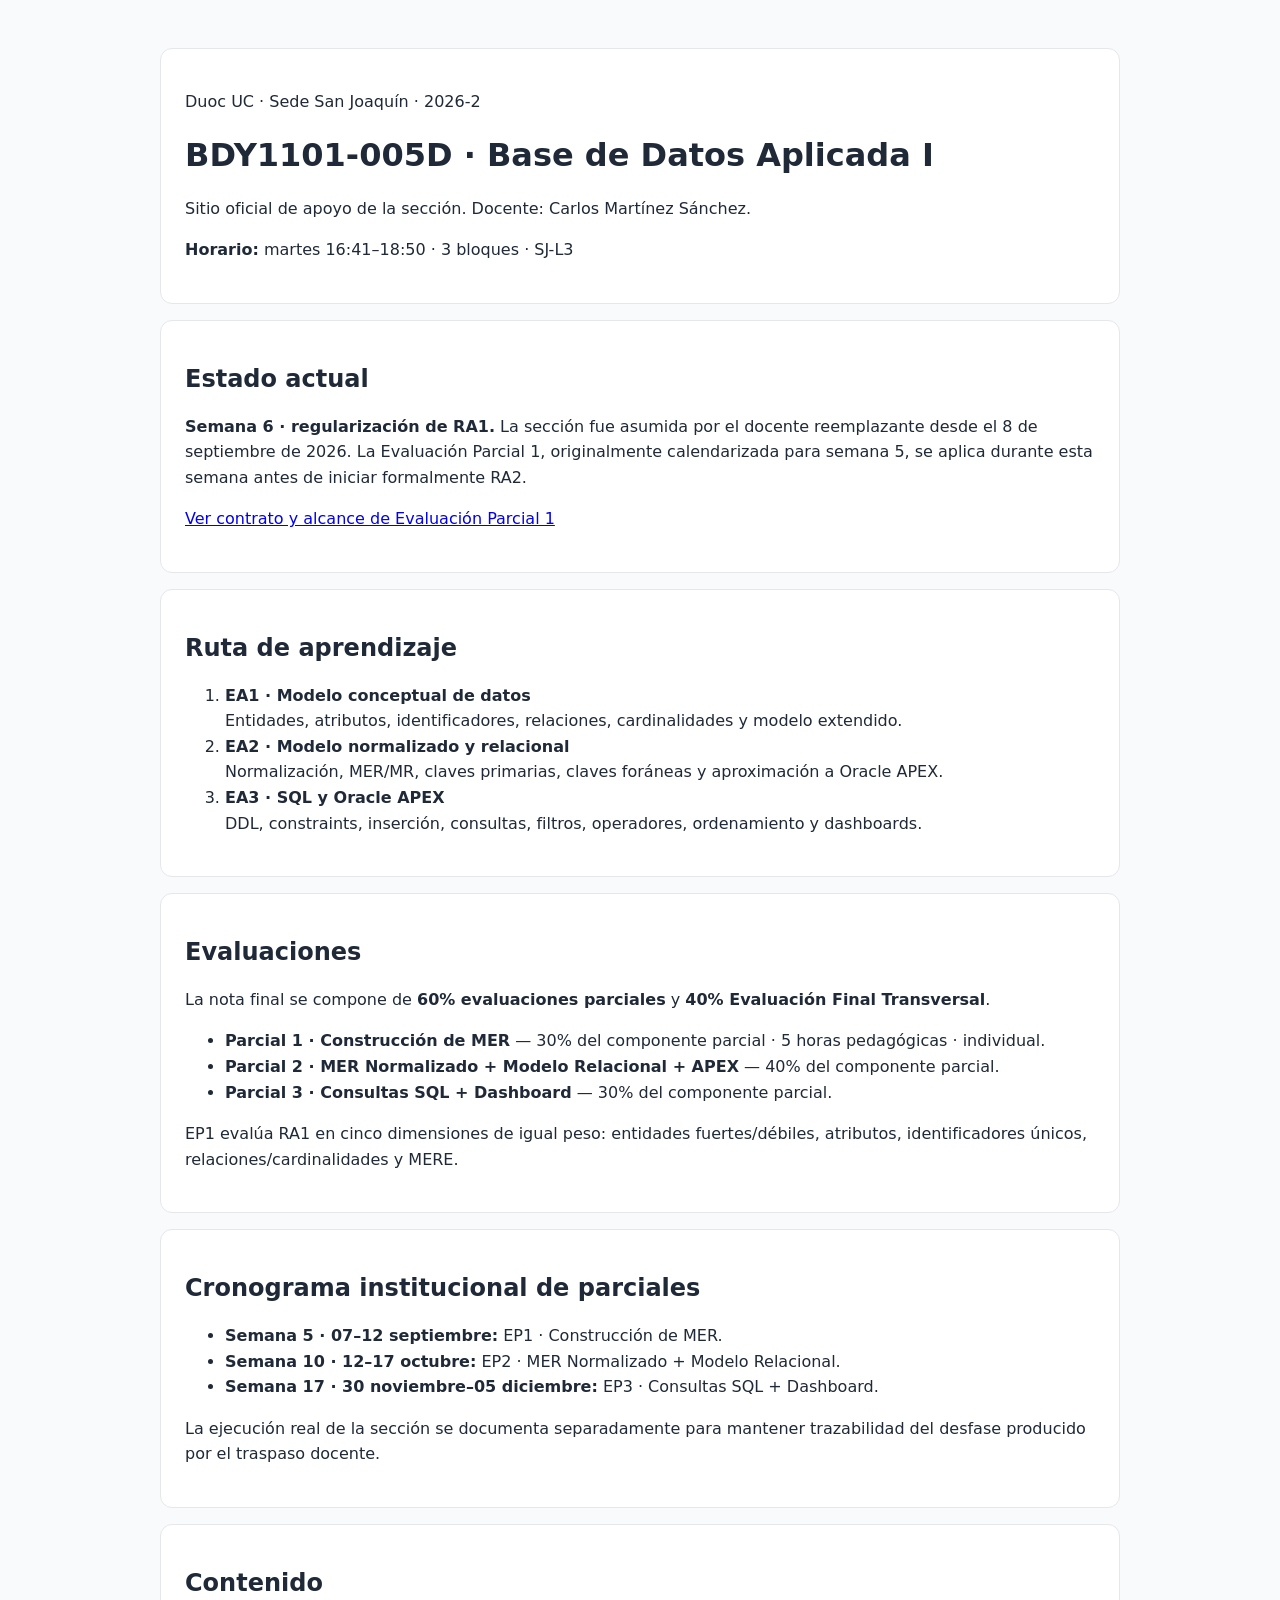
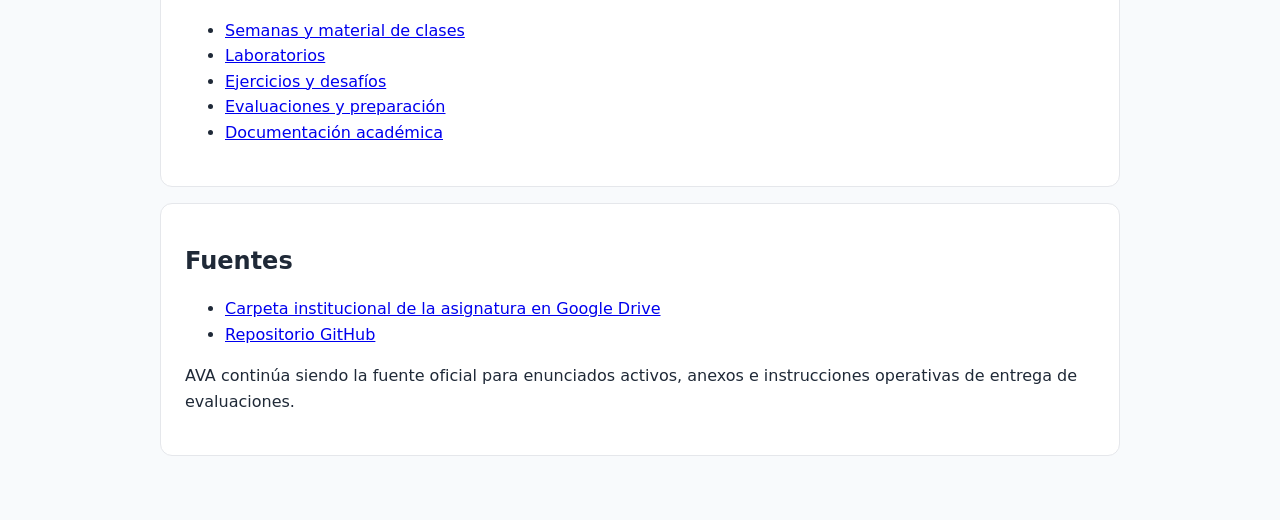
<file: index.html>
<!doctype html>
<html lang="es">
<head>
  <meta charset="utf-8">
  <meta name="viewport" content="width=device-width, initial-scale=1">
  <title>BDY1101-005D · Base de Datos Aplicada I</title>
  <link rel="stylesheet" href="styles.css">
</head>
<body>
  <main>
    <header>
      <p>Duoc UC · Sede San Joaquín · 2026-2</p>
      <h1>BDY1101-005D · Base de Datos Aplicada I</h1>
      <p>Sitio oficial de apoyo de la sección. Docente: Carlos Martínez Sánchez.</p>
      <p><strong>Horario:</strong> martes 16:41–18:50 · 3 bloques · SJ-L3</p>
    </header>

    <section>
      <h2>Estado actual</h2>
      <p><strong>Semana 6 · regularización de RA1.</strong> La sección fue asumida por el docente reemplazante desde el 8 de septiembre de 2026. La Evaluación Parcial 1, originalmente calendarizada para semana 5, se aplica durante esta semana antes de iniciar formalmente RA2.</p>
      <p><a href="https://github.com/cmartinezs/BDY1101-005D-BASE-DE-DATOS-APLICADA-I-2026-2/blob/master/evaluaciones/parcial-1/README.md">Ver contrato y alcance de Evaluación Parcial 1</a></p>
    </section>

    <section>
      <h2>Ruta de aprendizaje</h2>
      <ol>
        <li><strong>EA1 · Modelo conceptual de datos</strong><br>Entidades, atributos, identificadores, relaciones, cardinalidades y modelo extendido.</li>
        <li><strong>EA2 · Modelo normalizado y relacional</strong><br>Normalización, MER/MR, claves primarias, claves foráneas y aproximación a Oracle APEX.</li>
        <li><strong>EA3 · SQL y Oracle APEX</strong><br>DDL, constraints, inserción, consultas, filtros, operadores, ordenamiento y dashboards.</li>
      </ol>
    </section>

    <section>
      <h2>Evaluaciones</h2>
      <p>La nota final se compone de <strong>60% evaluaciones parciales</strong> y <strong>40% Evaluación Final Transversal</strong>.</p>
      <ul>
        <li><strong>Parcial 1 · Construcción de MER</strong> — 30% del componente parcial · 5 horas pedagógicas · individual.</li>
        <li><strong>Parcial 2 · MER Normalizado + Modelo Relacional + APEX</strong> — 40% del componente parcial.</li>
        <li><strong>Parcial 3 · Consultas SQL + Dashboard</strong> — 30% del componente parcial.</li>
      </ul>
      <p>EP1 evalúa RA1 en cinco dimensiones de igual peso: entidades fuertes/débiles, atributos, identificadores únicos, relaciones/cardinalidades y MERE.</p>
    </section>

    <section>
      <h2>Cronograma institucional de parciales</h2>
      <ul>
        <li><strong>Semana 5 · 07–12 septiembre:</strong> EP1 · Construcción de MER.</li>
        <li><strong>Semana 10 · 12–17 octubre:</strong> EP2 · MER Normalizado + Modelo Relacional.</li>
        <li><strong>Semana 17 · 30 noviembre–05 diciembre:</strong> EP3 · Consultas SQL + Dashboard.</li>
      </ul>
      <p>La ejecución real de la sección se documenta separadamente para mantener trazabilidad del desfase producido por el traspaso docente.</p>
    </section>

    <section>
      <h2>Contenido</h2>
      <ul>
        <li><a href="https://github.com/cmartinezs/BDY1101-005D-BASE-DE-DATOS-APLICADA-I-2026-2/tree/master/semanas">Semanas y material de clases</a></li>
        <li><a href="https://github.com/cmartinezs/BDY1101-005D-BASE-DE-DATOS-APLICADA-I-2026-2/tree/master/labs">Laboratorios</a></li>
        <li><a href="https://github.com/cmartinezs/BDY1101-005D-BASE-DE-DATOS-APLICADA-I-2026-2/tree/master/ejercicios">Ejercicios y desafíos</a></li>
        <li><a href="https://github.com/cmartinezs/BDY1101-005D-BASE-DE-DATOS-APLICADA-I-2026-2/tree/master/evaluaciones">Evaluaciones y preparación</a></li>
        <li><a href="https://github.com/cmartinezs/BDY1101-005D-BASE-DE-DATOS-APLICADA-I-2026-2/tree/master/docs">Documentación académica</a></li>
      </ul>
    </section>

    <section>
      <h2>Fuentes</h2>
      <ul>
        <li><a href="https://drive.google.com/drive/folders/1GdyNuuQGKXWfE2VsyJhq5UGUFoaWPb4M">Carpeta institucional de la asignatura en Google Drive</a></li>
        <li><a href="https://github.com/cmartinezs/BDY1101-005D-BASE-DE-DATOS-APLICADA-I-2026-2">Repositorio GitHub</a></li>
      </ul>
      <p>AVA continúa siendo la fuente oficial para enunciados activos, anexos e instrucciones operativas de entrega de evaluaciones.</p>
    </section>
  </main>
</body>
</html>
</file>
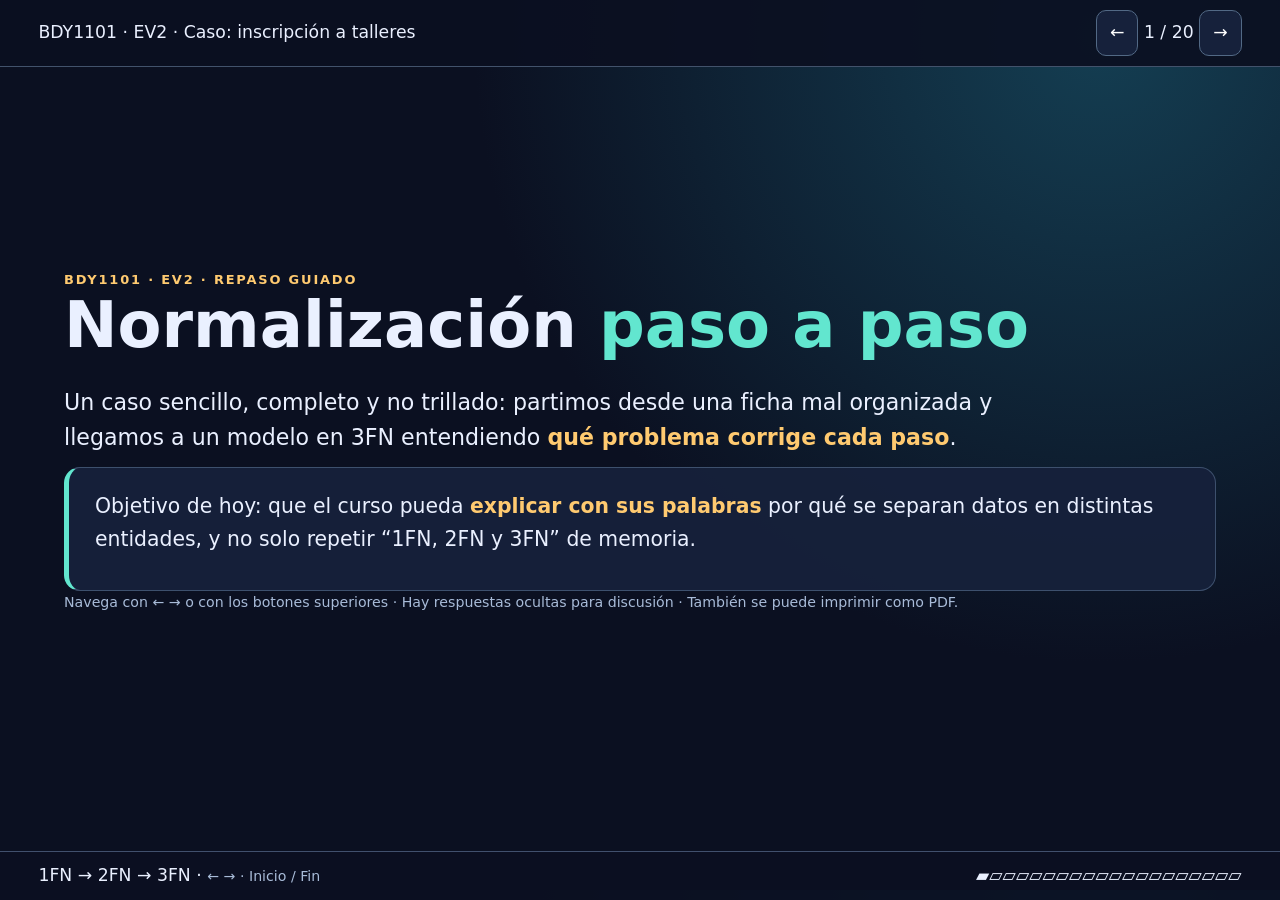
<file: recursos/normalizacion-centro-cultural/normalizacion_slides_EV2.html>
<!doctype html>
<html lang="es">
<head>
<meta charset="utf-8">
<meta name="viewport" content="width=device-width,initial-scale=1">
<title>BDY1101 · EV2 · Normalización con talleres</title>
<style>
:root{
  color-scheme:dark;
  --bg:#0b1021;--panel:#16213b;--panel2:#101b31;--cyan:#62e6cf;--yellow:#ffca70;--text:#eaf0ff;--muted:#a8bbd8;--line:#42526b;
}
*{box-sizing:border-box}
body{margin:0;font:clamp(17px,1.35vw,23px)/1.6 system-ui,Segoe UI,sans-serif;background:radial-gradient(circle at 86% 4%,#143e52,var(--bg) 45%);color:var(--text)}
header{position:fixed;z-index:5;left:0;right:0;top:0;padding:10px 3vw;display:flex;justify-content:space-between;align-items:center;background:#0b1021eb;border-bottom:1px solid var(--line)}
button{font:inherit;cursor:pointer;background:var(--panel);border:1px solid #526985;color:white;padding:8px 13px;border-radius:10px}
button:hover,button:focus{border-color:var(--cyan)}
main{padding:85px 5vw 80px;max-width:1320px;margin:auto}
.slide{display:none;min-height:calc(100vh - 175px);align-content:center}
.slide.active{display:block}
h1{font-size:clamp(42px,5vw,75px);line-height:1.1;margin:0 0 24px}
h2{font-size:clamp(33px,3.5vw,54px);line-height:1.15;margin:0 0 18px;color:var(--cyan)}
h3{font-size:1.25em;color:var(--yellow);margin-top:0}
p{margin:0 0 12px}
ul{margin:0 0 0 1.1em;padding:0}
li{margin-bottom:8px}
.lede{font-size:1.28em;max-width:940px}
.tag{color:var(--yellow);font-weight:800;letter-spacing:.14em;text-transform:uppercase;font-size:.75em}
.grid{display:grid;grid-template-columns:1fr 1fr;gap:24px}
.grid.after-table,.stack.after-table{margin-top:28px}
.stack{display:flex;gap:18px;flex-wrap:wrap}
.stack .panel{flex:1;min-width:250px}
.panel{background:#16213bea;padding:22px 26px;border:1px solid #3d506d;border-radius:16px}
.warn{border-left:5px solid #ef8d82}
.good{border-left:5px solid var(--cyan)}
.info{border-left:5px solid var(--yellow)}
.big{font-size:1.18em}
.big2{font-size:1.28em}
table{border-collapse:collapse;width:100%;font-size:.84em;background:#101b31;margin:18px 0 0}
th,td{padding:11px 13px;border:1px solid #455671;text-align:left;vertical-align:top}
th{background:#24385c}
code{background:#293b56;padding:2px 5px;border-radius:5px;color:#e4ffc2}
.small{font-size:.82em;color:var(--muted)}
.foot{position:fixed;bottom:0;left:0;right:0;padding:10px 3vw;background:#0b1021e8;display:flex;justify-content:space-between;align-items:center;border-top:1px solid #41506d}
strong{color:var(--yellow)}
.answer{display:none;margin-top:14px;padding:14px 16px;background:#14443f;border-radius:10px}.answer.show{display:block}
.sample{font-family:ui-monospace,Consolas,monospace;font-size:.88em}
kbd{padding:2px 7px;border:1px solid #78839a;border-radius:5px}
.caseid{display:inline-block;border:1px solid #65e6cf;border-radius:999px;padding:4px 13px;color:#65e6cf;font-size:.7em;font-weight:800;letter-spacing:.08em}
.compact td,.compact th{padding:8px 10px}
.accent{color:var(--cyan)}
.diagram{font-size:1.06em;line-height:2}
.hint{border-left:4px solid var(--yellow);padding-left:18px;margin-top:16px}
.scrollx{overflow-x:auto}
.keybox{background:#10192d;border:1px dashed #577396;padding:12px 14px;border-radius:10px;margin-top:10px}
.twocol{columns:2;column-gap:32px}
@media(max-width:900px){.grid{grid-template-columns:1fr}.twocol{columns:1}.slide{min-height:74vh}}
@media(max-width:700px){h1{font-size:2.15em}h2{font-size:1.8em}main{padding-left:4vw;padding-right:4vw}table{font-size:.69em}th,td{padding:7px}.stack{gap:12px}}
@media print{header,.foot,button{display:none}.slide{display:block;page-break-after:always;min-height:auto;padding:1cm 0}body{background:white;color:#102030}.panel,table{color:#102030;background:white}h2{color:#007465}.answer{display:block}}
</style>
</head>
<body>
<header><div>BDY1101 · EV2 · Caso: inscripción a talleres</div><div><button id="prev" aria-label="Diapositiva anterior">←</button> <span id="progress">1 / 20</span> <button id="next" aria-label="Siguiente diapositiva">→</button></div></header>
<main>

<section class="slide">
  <div class="tag">BDY1101 · EV2 · Repaso guiado</div>
  <h1>Normalización <span class="accent">paso a paso</span></h1>
  <p class="lede">Un caso sencillo, completo y no trillado: partimos desde una ficha mal organizada y llegamos a un modelo en 3FN entendiendo <strong>qué problema corrige cada paso</strong>.</p>
  <div class="panel good">
    <p class="big">Objetivo de hoy: que el curso pueda <strong>explicar con sus palabras</strong> por qué se separan datos en distintas entidades, y no solo repetir “1FN, 2FN y 3FN” de memoria.</p>
  </div>
  <p class="small">Navega con ← → o con los botones superiores · Hay respuestas ocultas para discusión · También se puede imprimir como PDF.</p>
</section>

<section class="slide">
  <div class="caseid">CASO CONDUCTOR</div>
  <h2>Centro cultural “La Estación”</h2>
  <p class="lede">El centro cultural registra estudiantes que se inscriben en talleres. Cada taller se imparte en una sala determinada y las inscripciones se toman usando una ficha bastante artesanal.</p>
  <div class="grid after-table">
    <div class="panel">
      <h3>Reglas del negocio para este ejemplo</h3>
      <ul>
        <li>Cada estudiante posee un identificador único.</li>
        <li>Cada taller tiene un código único y un nombre.</li>
        <li>Cada sala tiene un código único y un nombre.</li>
        <li>Cada taller se realiza en una sala asignada.</li>
        <li>Para simplificar el ejemplo, una persona se inscribe una sola vez por taller.</li>
      </ul>
    </div>
    <div class="panel info">
      <h3>¿Por qué este caso sirve?</h3>
      <p>Porque permite mostrar las tres ideas principales de la normalización:</p>
      <ul>
        <li><strong>1FN:</strong> eliminar grupos repetitivos.</li>
        <li><strong>2FN:</strong> quitar atributos que dependen solo de parte de una clave compuesta.</li>
        <li><strong>3FN:</strong> separar atributos que dependen de otro atributo y no directamente de la clave principal.</li>
      </ul>
    </div>
  </div>
</section>

<section class="slide">
  <h2>0 · Así llega la ficha</h2>
  <p class="big">Partimos desde una <strong>vista de usuario</strong>, no desde tablas perfectas. Ese es el punto de partida real del modelamiento.</p>
  <div class="scrollx">
    <table>
      <tr><th>ID estudiante</th><th>Nombre</th><th>Talleres inscritos</th><th>Salas de esos talleres</th></tr>
      <tr><td>E01</td><td>Ana Rojas</td><td>T10 Dibujo; T20 Guitarra</td><td>S1 Arte; S2 Música</td></tr>
      <tr><td>E02</td><td>Leo Soto</td><td>T10 Dibujo</td><td>S1 Arte</td></tr>
    </table>
  </div>
  <div class="grid after-table">
    <div class="panel warn">
      <h3>¿Qué falla aquí?</h3>
      <p>No tenemos un valor simple por columna. En una sola celda aparecen <strong>varios talleres</strong> y en otra celda aparecen <strong>varias salas</strong>.</p>
      <p>Además, esas dos listas deben mantenerse sincronizadas. Si una lista se actualiza y la otra no, el dato queda inconsistente.</p>
    </div>
    <div class="panel info">
      <h3>Problemas concretos que genera</h3>
      <ul>
        <li>Cuesta consultar “¿quién está en Guitarra?” porque el dato está mezclado en texto.</li>
        <li>Cuesta eliminar solo una inscripción sin tocar las demás.</li>
        <li>Si cambia la sala de un taller, puede haber que editar muchas fichas.</li>
      </ul>
    </div>
  </div>
</section>

<section class="slide">
  <h2>Antes de normalizar: detectar el tipo de problema</h2>
  <div class="stack">
    <div class="panel">
      <h3>Grupo repetitivo</h3>
      <p>Cuando un mismo atributo trae <strong>varios valores a la vez</strong> dentro de una fila, normalmente todavía no estamos en 1FN.</p>
    </div>
    <div class="panel">
      <h3>Dependencia parcial</h3>
      <p>Cuando una tabla usa una <strong>clave compuesta</strong> y algunos atributos dependen solo de una parte de esa clave, se rompe 2FN.</p>
    </div>
    <div class="panel">
      <h3>Dependencia transitiva</h3>
      <p>Cuando un atributo depende de otro atributo no clave, y no directamente de la PK, se rompe 3FN.</p>
    </div>
  </div>
  <p class="hint">Normalizar no es “partir tablas porque sí”. Es identificar qué dato pertenece realmente a cada cosa del negocio.</p>
</section>

<section class="slide">
  <h2>1FN · Una inscripción por fila</h2>
  <p class="big">La primera forma normal exige que cada intersección fila/columna contenga un valor <strong>atómico</strong>, es decir, un solo dato del tipo esperado.</p>
  <div class="scrollx">
    <table class="compact">
      <tr><th>id_estudiante</th><th>nombre</th><th>id_taller</th><th>taller</th><th>id_sala</th><th>sala</th><th>fecha</th></tr>
      <tr><td>E01</td><td>Ana</td><td>T10</td><td>Dibujo</td><td>S1</td><td>Arte</td><td>04/10</td></tr>
      <tr><td>E01</td><td>Ana</td><td>T20</td><td>Guitarra</td><td>S2</td><td>Música</td><td>05/10</td></tr>
      <tr><td>E02</td><td>Leo</td><td>T10</td><td>Dibujo</td><td>S1</td><td>Arte</td><td>06/10</td></tr>
    </table>
  </div>
  <div class="grid after-table">
    <div class="panel good">
      <h3>Lo que ya solucionamos</h3>
      <ul>
        <li>Cada fila representa <strong>una sola inscripción</strong>.</li>
        <li>Ya no hay listas escondidas dentro de una celda.</li>
        <li>Ahora sí podemos filtrar, ordenar y contar inscripciones correctamente.</li>
      </ul>
    </div>
    <div class="panel warn">
      <h3>Lo que todavía está mal</h3>
      <ul>
        <li>El nombre del estudiante se repite en todas sus inscripciones.</li>
        <li>El nombre del taller se repite en cada fila donde aparece.</li>
        <li>La sala también se repite una y otra vez.</li>
      </ul>
      <p>Por eso 1FN es una mejora importante, pero todavía no es el diseño final.</p>
    </div>
  </div>
</section>

<section class="slide">
  <h2>¿Cuál podría ser la clave en 1FN?</h2>
  <p>En este punto, la fila representa una inscripción. Como un estudiante puede aparecer muchas veces y un taller también puede aparecer muchas veces, necesitamos una combinación que identifique la fila.</p>
  <div class="panel good">
    <p class="big2">En este caso, una opción razonable es usar la clave compuesta <code>(id_estudiante, id_taller)</code>.</p>
  </div>
  <div class="grid after-table">
    <div class="panel">
      <h3>¿Por qué no basta con id_estudiante?</h3>
      <p>Porque Ana puede estar inscrita en Dibujo y también en Guitarra. Entonces <code>id_estudiante</code> se repite.</p>
    </div>
    <div class="panel">
      <h3>¿Por qué no basta con id_taller?</h3>
      <p>Porque un mismo taller puede tener muchos estudiantes. Entonces <code>id_taller</code> también se repite.</p>
    </div>
  </div>
  <p class="small">Ojo: esta clave funciona solo bajo la regla simplificada del ejemplo. Si el negocio permitiera varias ediciones del mismo taller, habría que revisar el identificador.</p>
</section>

<section class="slide">
  <h2>Analizar dependencias: ¿de quién depende cada dato?</h2>
  <div class="stack">
    <div class="panel">
      <h3>Datos del estudiante</h3>
      <p class="sample"><code>id_estudiante → nombre</code></p>
      <p>Conocer el código E01 ya nos permite saber quién es Ana. Ese dato no depende del taller, sino del estudiante.</p>
    </div>
    <div class="panel">
      <h3>Datos del taller</h3>
      <p class="sample"><code>id_taller → nombre_taller, id_sala, nombre_sala</code></p>
      <p>El código T10 ya nos dice que se trata del taller Dibujo y además nos orienta a su sala asignada.</p>
    </div>
    <div class="panel">
      <h3>Datos de la inscripción</h3>
      <p class="sample"><code>(id_estudiante, id_taller) → fecha</code></p>
      <p>La fecha pertenece al hecho de que un estudiante se inscribió en un taller específico.</p>
    </div>
  </div>
  <p class="hint">Este análisis es la antesala de 2FN: separar lo que depende del estudiante, lo que depende del taller y lo que depende de la relación entre ambos.</p>
</section>

<section class="slide">
  <h2>2FN · Quitar dependencias parciales</h2>
  <p class="big">La segunda forma normal aplica cuando existe una clave compuesta. Pide que todos los atributos no clave dependan de <strong>la clave completa</strong> y no de una sola parte.</p>
  <div class="grid after-table">
    <div class="panel warn">
      <h3>¿Qué rompe 2FN en nuestra tabla?</h3>
      <p class="sample">Inscripcion(id_estudiante, <em>nombre_estudiante</em>, id_taller, <em>nombre_taller</em>, id_sala, nombre_sala, fecha)</p>
      <ul>
        <li><code>nombre_estudiante</code> depende solo de <code>id_estudiante</code>.</li>
        <li><code>nombre_taller</code> depende solo de <code>id_taller</code>.</li>
        <li><code>id_sala</code> y <code>nombre_sala</code> también están amarrados al taller.</li>
      </ul>
    </div>
    <div class="panel good">
      <h3>¿Qué hacemos entonces?</h3>
      <p>Separamos las “cosas” del negocio:</p>
      <p class="sample">Estudiante(<strong>id_estudiante</strong>, nombre)</p>
      <p class="sample">Taller(<strong>id_taller</strong>, nombre_taller, id_sala, nombre_sala)</p>
      <p class="sample">Inscripcion(<strong>id_estudiante</strong>, <strong>id_taller</strong>, fecha)</p>
    </div>
  </div>
</section>

<section class="slide">
  <h2>¿Qué ganamos al pasar a 2FN?</h2>
  <div class="stack">
    <div class="panel good">
      <h3>Menos redundancia</h3>
      <p>El nombre de Ana ya no se repite en todas las inscripciones de Ana. Se guarda una sola vez en <strong>Estudiante</strong>.</p>
    </div>
    <div class="panel good">
      <h3>Menos riesgo de inconsistencias</h3>
      <p>Si el nombre del taller cambia de “Guitarra” a “Guitarra Inicial”, ya no hay que buscarlo repetido en muchas filas de inscripciones.</p>
    </div>
    <div class="panel warn">
      <h3>Pero aún no terminamos</h3>
      <p>En la tabla <strong>Taller</strong> todavía guardamos información de la sala, que en realidad pertenece a otra entidad con identidad propia.</p>
    </div>
  </div>
</section>

<section class="slide">
  <h2>3FN · Detectar la dependencia transitiva</h2>
  <p>Ahora miramos la tabla <strong>Taller</strong> y nos preguntamos: ¿todos sus atributos dependen directamente de <code>id_taller</code>?</p>
  <div class="panel warn">
    <h3>Problema</h3>
    <p class="sample">Taller(<strong>id_taller</strong>, nombre_taller, id_sala, nombre_sala)</p>
    <p class="big"><code>id_taller → id_sala → nombre_sala</code></p>
    <p>El taller nos lleva a la sala, y la sala nos lleva a su nombre. Por lo tanto, <code>nombre_sala</code> no depende directamente del taller: depende de <code>id_sala</code>. Eso es una <strong>dependencia transitiva</strong>.</p>
  </div>
  <div class="keybox">
    <strong>Idea clave:</strong> cuando una tabla guarda atributos propios de otra entidad, está escondiendo una tabla que todavía no hemos creado.
  </div>
</section>

<section class="slide">
  <h2>3FN · La corrección</h2>
  <div class="grid after-table">
    <div class="panel good">
      <h3>Nueva entidad</h3>
      <p class="sample">Sala(<strong>id_sala</strong>, nombre_sala)</p>
      <p>La sala ahora tiene identidad propia y concentra su información en un solo lugar.</p>
    </div>
    <div class="panel good">
      <h3>Tabla Taller corregida</h3>
      <p class="sample">Taller(<strong>id_taller</strong>, nombre_taller, <strong>id_sala</strong> FK)</p>
      <p>El taller conserva solo la referencia a la sala. Ya no arrastra datos descriptivos que le pertenecen a otra entidad.</p>
    </div>
  </div>
  <p class="hint">Si mañana la sala S1 cambia su nombre de “Arte” a “Laboratorio Creativo”, solo se modifica una fila en Sala.</p>
</section>

<section class="slide">
  <h2>Modelo final · 3FN</h2>
  <div class="grid">
    <div class="panel">
      <h3>Entidades resultantes</h3>
      <p><strong>ESTUDIANTE</strong><br><code>id_estudiante</code> PK · nombre</p>
      <p><strong>SALA</strong><br><code>id_sala</code> PK · nombre_sala</p>
      <p><strong>TALLER</strong><br><code>id_taller</code> PK · nombre_taller · <code>id_sala</code> FK</p>
      <p><strong>INSCRIPCION</strong><br><code>id_estudiante</code> PK/FK · <code>id_taller</code> PK/FK · fecha</p>
    </div>
    <div class="panel good">
      <h3>Cardinalidades</h3>
      <div class="diagram">
        SALA <strong>1 : N</strong> TALLER<br>
        ESTUDIANTE <strong>1 : N</strong> INSCRIPCION<br>
        TALLER <strong>1 : N</strong> INSCRIPCION
      </div>
      <p>Mirado globalmente, <strong>Estudiante</strong> y <strong>Taller</strong> se relacionan de forma <strong>N:M</strong>. Esa relación se resuelve mediante la entidad intermedia <strong>Inscripcion</strong>.</p>
    </div>
  </div>
</section>

<section class="slide">
  <h2>La evolución completa, de un vistazo</h2>
  <div class="stack">
    <div class="panel warn"><div class="tag">ORIGEN</div><h3>Ficha desordenada</h3><p>Listas de talleres y salas dentro de una misma fila por estudiante.</p><p class="small">Problema principal: grupos repetitivos y datos difíciles de consultar.</p></div>
    <div class="panel"><div class="tag">1FN</div><h3>Filas atómicas</h3><p>Una fila por inscripción.</p><p class="small">Problema pendiente: mucha repetición y mezcla de responsabilidades.</p></div>
    <div class="panel"><div class="tag">2FN</div><h3>Separar estudiante, taller e inscripción</h3><p>Cada atributo queda más cerca de la entidad a la que realmente pertenece.</p><p class="small">Problema pendiente: la sala sigue escondida dentro de Taller.</p></div>
    <div class="panel good"><div class="tag">3FN</div><h3>Separar Sala</h3><p>Se elimina la dependencia transitiva y el modelo queda coherente con el negocio.</p><p class="small">Resultado: menos redundancia, menos inconsistencias y más claridad.</p></div>
  </div>
</section>

<section class="slide">
  <h2>Anomalías que evitamos al normalizar</h2>
  <div class="grid">
    <div class="panel warn">
      <h3>Anomalía de actualización</h3>
      <p>Si la sala “Arte” cambia de nombre, en el diseño malo tendríamos que actualizar muchas filas. Eso aumenta el riesgo de dejar algunas con el nombre viejo.</p>
    </div>
    <div class="panel warn">
      <h3>Anomalía de inserción</h3>
      <p>Podría costar registrar un taller nuevo si aún no hay estudiantes inscritos, porque la estructura gira solo en torno a la ficha del estudiante.</p>
    </div>
    <div class="panel warn">
      <h3>Anomalía de eliminación</h3>
      <p>Si borramos la última inscripción de un taller, podríamos perder accidentalmente la información del taller o de su sala.</p>
    </div>
    <div class="panel good">
      <h3>Mensaje importante</h3>
      <p>La normalización no es un capricho académico: existe para reducir justamente estos problemas de operación y calidad de datos.</p>
    </div>
  </div>
</section>

<section class="slide">
  <h2>Desafío 1 · Detectar 1FN</h2>
  <div class="panel">
    <p class="big">Un nuevo estudiante aparece con <code>talleres = "T10, T20, T30"</code> y <code>salas = "S1, S2, S4"</code>.</p>
    <p>¿Cuál es el problema estructural? ¿Cómo lo corregirías sin saltar todavía a 2FN o 3FN?</p>
  </div>
  <button class="reveal">Mostrar solución razonada</button>
  <div class="answer">El problema es un <strong>grupo repetitivo</strong>: una misma columna contiene varios valores. Para llevarlo a 1FN debemos registrar <strong>una fila por inscripción</strong>. En esa primera etapa todavía podría repetirse la información general del estudiante; eso se corrige después en 2FN.</div>
</section>

<section class="slide">
  <h2>Desafío 2 · Detectar 2FN</h2>
  <div class="panel">
    <p class="sample">Inscripcion(id_estudiante, id_taller, nombre_estudiante, fecha)</p>
    <p>La PK es <code>(id_estudiante, id_taller)</code>. ¿Qué atributo no depende de la clave completa y por qué?</p>
  </div>
  <button class="reveal">Mostrar solución razonada</button>
  <div class="answer"><code>nombre_estudiante</code> depende solo de <code>id_estudiante</code>, no de la combinación completa. Por eso debe salir de Inscripcion y pasar a una entidad propia: <strong>Estudiante</strong>. El atributo <code>fecha</code>, en cambio, sí puede quedar en <strong>Inscripcion</strong> porque pertenece al hecho de inscribirse en un taller concreto.</div>
</section>

<section class="slide">
  <h2>Desafío 3 · Detectar 3FN</h2>
  <div class="panel">
    <p class="sample">Taller(id_taller, nombre_taller, id_sala, nombre_sala)</p>
    <p>Si todas las salas tienen código y nombre propios, ¿qué dependencia aparece y cómo se corrige?</p>
  </div>
  <button class="reveal">Mostrar solución razonada</button>
  <div class="answer">Aparece la dependencia transitiva <code>id_taller → id_sala → nombre_sala</code>. Se corrige creando la entidad <strong>Sala(id_sala, nombre_sala)</strong> y dejando solo <code>id_sala</code> como FK dentro de <strong>Taller</strong>.</div>
</section>

<section class="slide">
  <h2>Bonus · Cuando cambian las reglas del negocio</h2>
  <div class="panel info">
    <p class="big">Supongamos que el centro permite que Ana curse <strong>Dibujo en 2026 y otra vez en 2027</strong>. ¿Sigue siendo suficiente la PK <code>(id_estudiante, id_taller)</code>?</p>
  </div>
  <button class="reveal">Mostrar análisis</button>
  <div class="answer">No necesariamente. Ahora una misma pareja estudiante-taller podría repetirse en años distintos. Eso obliga a revisar el identificador: podríamos ampliar la clave con un período/edición, o crear un <code>id_inscripcion</code> propio y acompañarlo con una restricción de unicidad según las reglas del negocio. <strong>Modelar bien también significa entender el dominio</strong>.</div>
</section>

<section class="slide">
  <h2>Conectar EV2 con el taller de APEX</h2>
  <div class="grid">
    <div class="panel good">
      <h3>Lo que sí corresponde a EV2</h3>
      <ul>
        <li>Comprender las dependencias.</li>
        <li>Justificar entidades y relaciones.</li>
        <li>Reconocer PK y FK a nivel conceptual.</li>
        <li>Explorar el entorno de APEX y su lógica general.</li>
        <li>Crear las páginas base que pide el taller.</li>
      </ul>
    </div>
    <div class="panel">
      <h3>Lo que podemos dejar para EV3</h3>
      <ul>
        <li>Implementar tablas físicas.</li>
        <li>Escribir SQL de creación e inserción.</li>
        <li>Poblar datos.</li>
        <li>Hacer consultas y reportes sobre un esquema propio.</li>
      </ul>
      <p><strong>No hace falta adelantar esa capa hoy.</strong></p>
    </div>
  </div>
</section>

<section class="slide">
  <h2>Ticket de salida</h2>
  <div class="panel good">
    <p class="big">Si el curso puede responder estas cuatro preguntas, entendió la lógica del caso:</p>
    <p>1. ¿Qué grupo repetitivo rompimos para llegar a 1FN?</p>
    <p>2. ¿Qué datos tenían dependencia parcial antes de 2FN?</p>
    <p>3. ¿Qué dependencia transitiva eliminamos para llegar a 3FN?</p>
    <p>4. ¿Por qué existe <strong>Inscripcion</strong> como entidad intermedia entre Estudiante y Taller?</p>
  </div>
  <p class="lede">La meta del repaso no es recitar definiciones, sino <strong>explicar por qué el modelo final tiene esa forma</strong>. 🎯</p>
</section>

</main>
<footer class="foot"><span>1FN → 2FN → 3FN · <span class="small">← → · Inicio / Fin</span></span><span id="bar"></span></footer>
<script>
const slides=[...document.querySelectorAll('.slide')];
let current=0;
function show(n){
  current=Math.max(0,Math.min(slides.length-1,n));
  slides.forEach((s,i)=>s.classList.toggle('active',i===current));
  document.querySelector('#progress').textContent=`${current+1} / ${slides.length}`;
  document.querySelector('#bar').textContent='▰'.repeat(current+1)+'▱'.repeat(slides.length-current-1);
  window.scrollTo(0,0)
}
document.querySelector('#prev').onclick=()=>show(current-1);
document.querySelector('#next').onclick=()=>show(current+1);
document.addEventListener('keydown',e=>{
  if(['ArrowRight','PageDown',' '].includes(e.key)){e.preventDefault();show(current+1)}
  if(['ArrowLeft','PageUp'].includes(e.key)){e.preventDefault();show(current-1)}
  if(e.key==='Home')show(0);
  if(e.key==='End')show(slides.length-1)
});
document.querySelectorAll('.reveal').forEach(b=>b.onclick=()=>b.nextElementSibling.classList.toggle('show'));
show(0);
</script>
</body>
</html>
</file>
<file: styles.css>
body {
  margin: 0;
  font-family: system-ui, -apple-system, BlinkMacSystemFont, "Segoe UI", sans-serif;
  line-height: 1.6;
  color: #1f2937;
  background: #f8fafc;
}

main {
  width: min(960px, calc(100% - 2rem));
  margin: 0 auto;
  padding: 3rem 0;
}

header,
section {
  background: #ffffff;
  border: 1px solid #e5e7eb;
  border-radius: 0.75rem;
  padding: 1.5rem;
  margin-bottom: 1rem;
}

h1,
h2 {
  line-height: 1.2;
}
</file>
